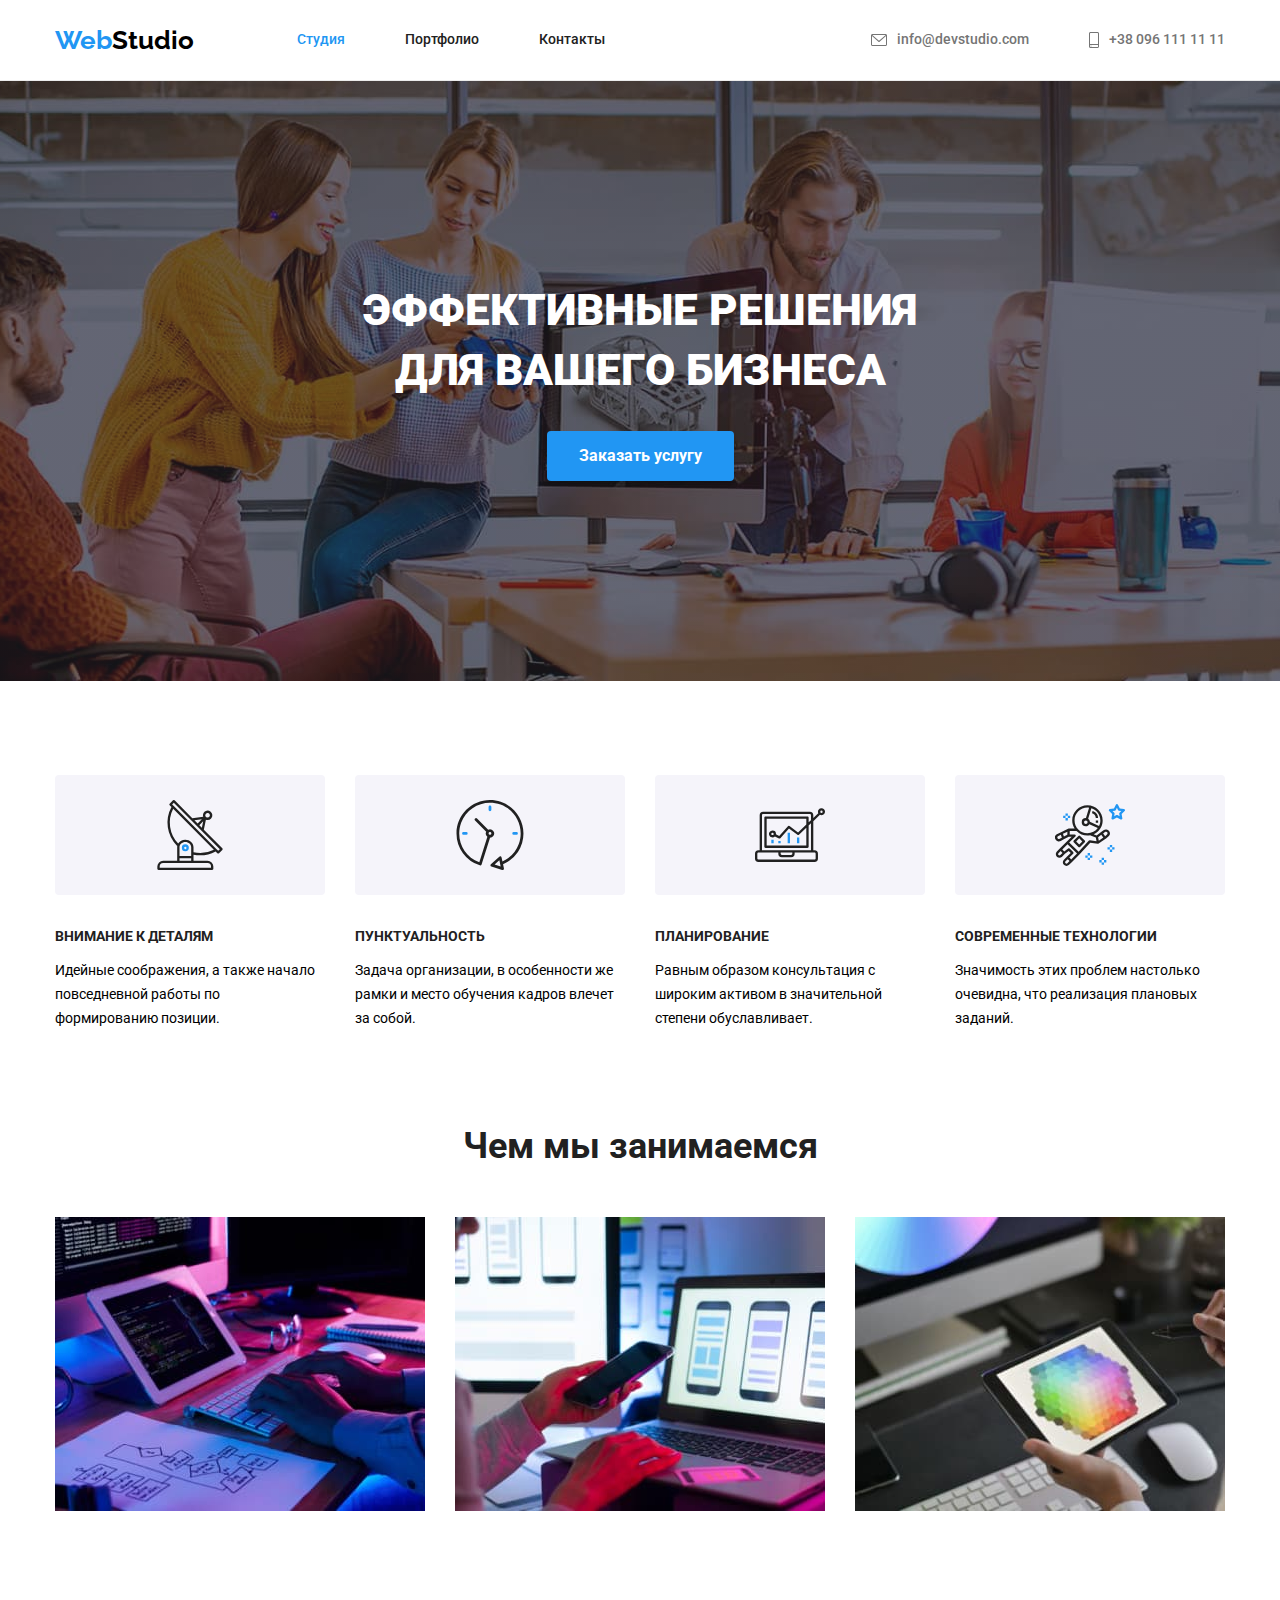
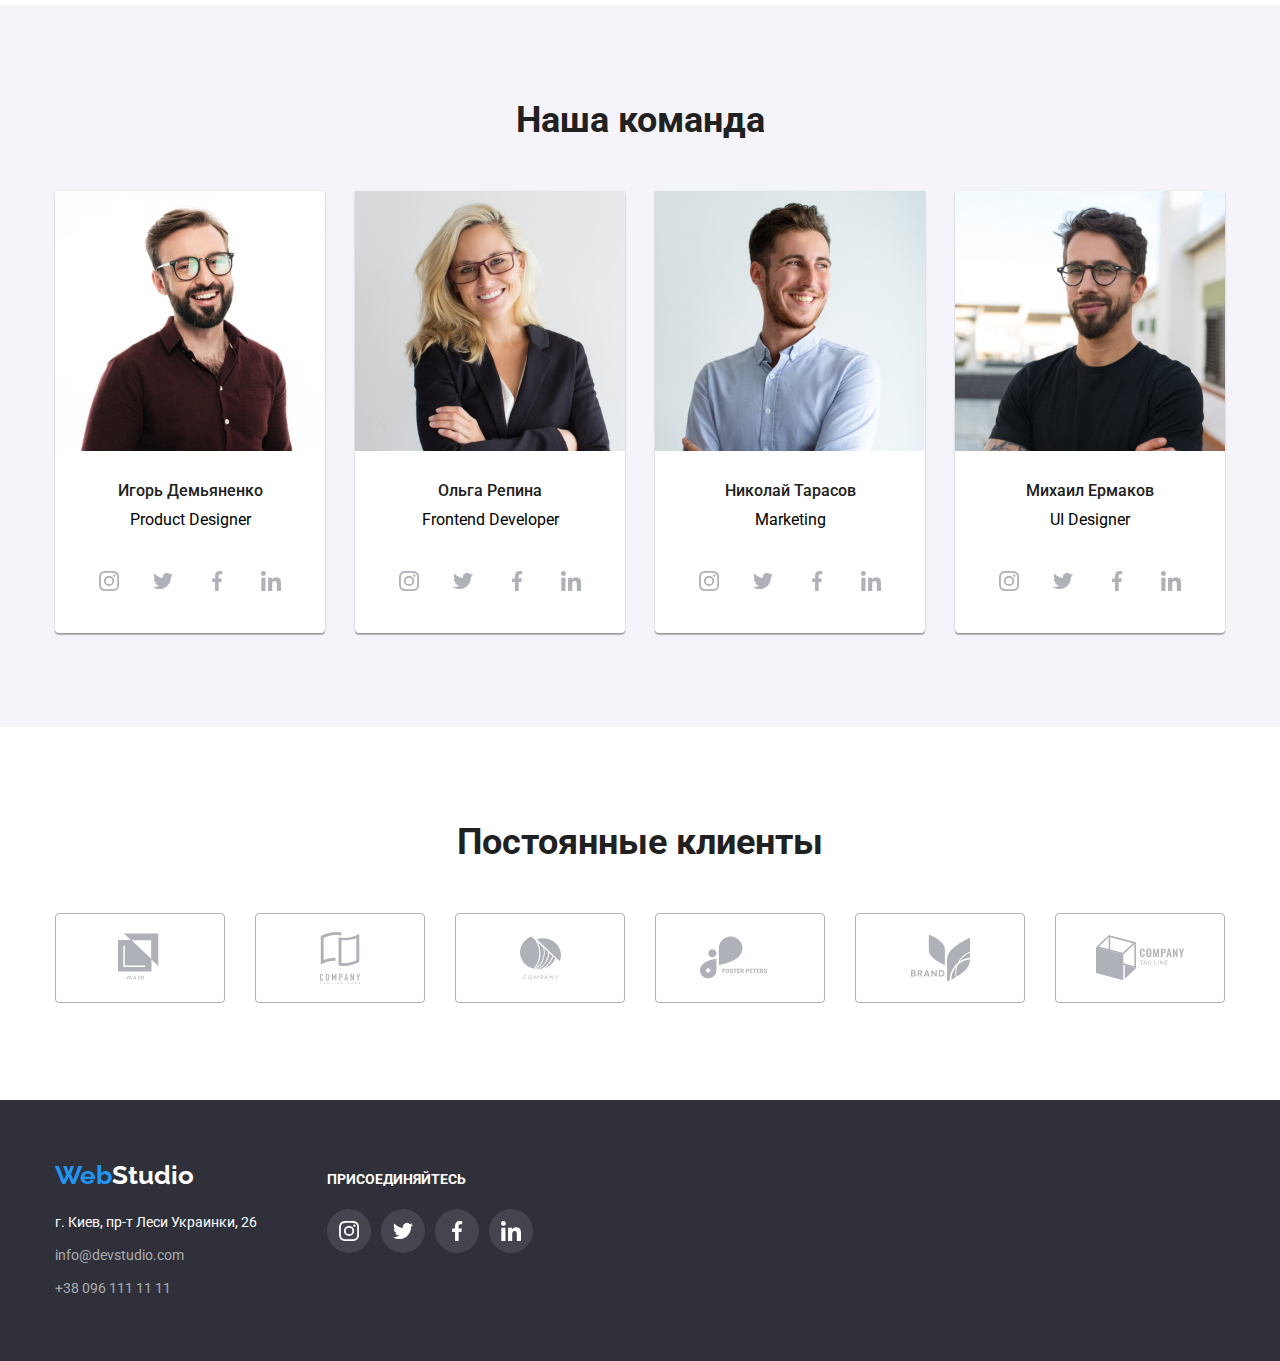
<file: index.html>
<!DOCTYPE html>
<html lang="ru">
  <head>
    <meta charset="UTF-8" />
    <meta
      name="viewport"
      content="width=device-width, initial-scale=1, maximum-scale=1, user-scalable=no"
    />
    <!-- <meta name="viewport" content="width=device-width, initial-scale=1.0" /> -->
    <title>WebStudio</title>
    <link rel="preconnect" href="https://fonts.gstatic.com" />
    <link
      href="https://fonts.googleapis.com/css2?family=Oleo+Script:wght@400;700&family=Raleway:wght@700&family=Roboto:wght@400;500;700;900&display=swap"
      rel="stylesheet"
    />
    <link
      rel="stylesheet"
      href="https://cdnjs.cloudflare.com/ajax/libs/modern-normalize/1.0.0/modern-normalize.css"
    />
    <link rel="stylesheet" href="./css/styles.css" />
    <link rel="stylesheet" href="./css/main.css" />
  </head>
  <body>
    <header class="header">
      <div class="header-contenier">
        <nav class="nav-section">
          <a href="#" class="logo">Web<span class="black">Studio</span></a>
          <ul class="site-nav list">
            <li class="item">
              <a href="#" class="link-nav link curent">Студия</a>
            </li>
            <li class="item">
              <a href="./portfolio.html" class="link-nav link">Портфолио</a>
            </li>
            <li class="item">
              <a href="#" class="link-nav link">Контакты</a>
            </li>
          </ul>
        </nav>
        <ul class="contact-list list">
          <li class="item icon-item">
            <a href="mailto:info@devstudio.com" class="contact link"
              ><svg class="icon-contact" width="16" height="12">
                <use href="./images/sprite.svg#envelope"></use>
              </svg>
              info@devstudio.com</a
            >
          </li>
          <li class="item icon-item">
            <a href="tel:+380961111111" class="contact link"
              ><svg
                class="icon-contact contact-smartphon"
                width="10"
                height="16"
              >
                <use href="./images/sprite.svg#smartphone"></use>
              </svg>
              +38 096 111 11 11</a
            >
          </li>
        </ul>
      </div>
    </header>
    <main>
      <!-- герой -->
      <section class="section hero overlay">
        <div class="contanier hero-contenier">
          <h1 class="hero-title">
            эффективные решения<br />
            для вашего бизнеса
          </h1>

          <a href="#" class="button">Заказать услугу</a>
        </div>
      </section>

      <!-- наши приимущества -->
      <section class="section">
        <h2 class="title-section visually-hidden">наши приимущества</h2>
        <div class="contanier">
          <ul class="list-section list">
            <li class="list-text">
              <div class="icon">
                <svg class="icon-antenna" width="70" ,heigth="70">
                  <use href="./images/sprite.svg#satellite"></use>
                </svg>
              </div>
              <h3 class="subtitle">Внимание к деталям</h3>
              <p class="text">
                Идейные соображения, а также начало повседневной работы по
                формированию позиции.
              </p>
            </li>
            <li class="list-text">
              <div class="icon">
                <svg class="icon-clock" width="70" ,heigth="70">
                  <use href="./images/sprite.svg#clock"></use>
                </svg>
              </div>
              <h3 class="subtitle">Пунктуальность</h3>
              <p class="text">
                Задача организации, в особенности же рамки и место обучения
                кадров влечет за собой.
              </p>
            </li>
            <li class="list-text">
              <div class="icon">
                <svg class="icon-diagram" width="70" ,heigth="70">
                  <use href="./images/sprite.svg#diagram"></use>
                </svg>
              </div>
              <h3 class="subtitle">Планирование</h3>
              <p class="text">
                Равным образом консультация с широким активом в значительной
                степени обуславливает.
              </p>
            </li>
            <li class="list-text">
              <div class="icon">
                <svg class="icon-astronaut" width="70" ,heigth="70">
                  <use href="./images/sprite.svg#astronaut"></use>
                </svg>
              </div>
              <h3 class="subtitle">Современные технологии</h3>
              <p class="text">
                Значимость этих проблем настолько очевидна, что реализация
                плановых заданий.
              </p>
            </li>
          </ul>
        </div>
      </section>

      <!-- чем мы занимаемся -->
      <section class="section-work">
        <div class="contanier">
          <h2 class="title-section">Чем мы занимаемся</h2>
          <ul class="work-list list">
            <li class="work-photo">
              <img src="./images/box1.jpg" alt="Разработка" />
            </li>
            <li class="work-photo">
              <img src="./images/box2.jpg" alt="Маркетинг" />
            </li>
            <li class="work-photo">
              <img src="./images/box3.jpg" alt="Дизайн" />
            </li>
          </ul>
        </div>
      </section>

      <!-- Наша команда -->
      <section class="section section-team">
        <div class="contanier">
          <h2 class="title-section">Наша команда</h2>
          <ul class="team-list list">
            <li class="team-photo">
              <img
                src="./images/img1.jpg"
                alt="Игорь Демьяненко"
                width="270px;"
              />

              <h3 class="title">Игорь Демьяненко</h3>
              <p class="text-team">Product Designer</p>
              <div class="social">
                <a href="http://" class="icon-social">
                  <svg class="icon-team" width="20" ,heigth="20">
                    <use href="./images/sprite.svg#instagram"></use>
                  </svg>
                </a>
                <a href="http://" class="icon-social">
                  <svg class="icon-team" width="20" ,heigth="20">
                    <use href="./images/sprite.svg#twitter"></use>
                  </svg>
                </a>
                <a href="http://" class="icon-social">
                  <svg class="icon-team" width="20" ,heigth="20">
                    <use href="./images/sprite.svg#facebook"></use>
                  </svg>
                </a>
                <a href="http://" class="icon-social">
                  <svg class="icon-team" width="20" ,heigth="20">
                    <use href="./images/sprite.svg#linkedin"></use>
                  </svg>
                </a>
              </div>
            </li>
            <li class="team-photo">
              <img src="./images/img2.jpg" alt="Ольга Репина" width="270px;" />
              <h3 class="title">Ольга Репина</h3>
              <p class="text-team">Frontend Developer</p>
              <div class="social">
                <a href="http://" class="icon-social">
                  <svg class="icon-team" width="20" ,heigth="20">
                    <use href="./images/sprite.svg#instagram"></use>
                  </svg>
                </a>
                <a href="http://" class="icon-social">
                  <svg class="icon-team" width="20" ,heigth="20">
                    <use href="./images/sprite.svg#twitter"></use>
                  </svg>
                </a>
                <a href="http://" class="icon-social">
                  <svg class="icon-team" width="20" ,heigth="20">
                    <use href="./images/sprite.svg#facebook"></use>
                  </svg>
                </a>
                <a href="http://" class="icon-social">
                  <svg class="icon-team" width="20" ,heigth="20">
                    <use href="./images/sprite.svg#linkedin"></use>
                  </svg>
                </a>
              </div>
            </li>
            <li class="team-photo">
              <img
                src="./images/img3.jpg"
                alt="Николай Тарасов"
                width="270px;"
              />
              <h3 class="title">Николай Тарасов</h3>
              <p class="text-team">Marketing</p>
              <div class="social">
                <a href="http://" class="icon-social">
                  <svg class="icon-team" width="20" ,heigth="20">
                    <use href="./images/sprite.svg#instagram"></use>
                  </svg>
                </a>
                <a href="http://" class="icon-social">
                  <svg class="icon-team" width="20" ,heigth="20">
                    <use href="./images/sprite.svg#twitter"></use>
                  </svg>
                </a>
                <a href="http://" class="icon-social">
                  <svg class="icon-team" width="20" ,heigth="20">
                    <use href="./images/sprite.svg#facebook"></use>
                  </svg>
                </a>
                <a href="http://" class="icon-social">
                  <svg class="icon-team" width="20" ,heigth="20">
                    <use href="./images/sprite.svg#linkedin"></use>
                  </svg>
                </a>
              </div>
            </li>
            <li class="team-photo">
              <img
                src="./images/img4.jpg"
                alt="Михаил Ермаков"
                width="270px;"
              />
              <h3 class="title">Михаил Ермаков</h3>
              <p class="text-team">UI Designer</p>
              <div class="social">
                <a href="http://" class="icon-social">
                  <svg class="icon-team" width="20" ,heigth="20">
                    <use href="./images/sprite.svg#instagram"></use>
                  </svg>
                </a>
                <a href="http://" class="icon-social">
                  <svg class="icon-team" width="20" ,heigth="20">
                    <use href="./images/sprite.svg#twitter"></use>
                  </svg>
                </a>
                <a href="http://" class="icon-social">
                  <svg class="icon-team" width="20" ,heigth="20">
                    <use href="./images/sprite.svg#facebook"></use>
                  </svg>
                </a>
                <a href="http://" class="icon-social">
                  <svg class="icon-team" width="20" ,heigth="20">
                    <use href="./images/sprite.svg#linkedin"></use>
                  </svg>
                </a>
              </div>
            </li>
          </ul>
        </div>
      </section>
      <section class="section">
        <div class="contanier">
          <h2 class="title-section">Постоянные клиенты</h2>
          <ul class="list-clients">
            <li class="clients list">
              <a class="linc-clients" href="http://">
                <svg class="icon-logo" width="44.27" ,heigth="49.23">
                  <use href="./images/sprite.svg#logo_1"></use>
                </svg>
              </a>
            </li>
            <li class="clients list">
              <a class="linc-clients" href="http://">
                <svg class="icon-logo" width="40" ,heigth="52">
                  <use href="./images/sprite.svg#logo_2"></use>
                </svg>
              </a>
            </li>
            <li class="clients list">
              <a class="linc-clients" href="http://">
                <svg class="icon-logo" width="41" ,heigth="42.6">
                  <use href="./images/sprite.svg#logo_3"></use>
                </svg>
              </a>
            </li>
            <li class="clients list">
              <a class="linc-clients" href="http://">
                <svg class="icon-logo" width="79.66" ,heigth="42.02">
                  <use href="./images/sprite.svg#logo_4"></use>
                </svg>
              </a>
            </li>
            <li class="clients list">
              <a class="linc-clients" href="http://">
                <svg class="icon-logo" width="59" ,heigth="47">
                  <use href="./images/sprite.svg#logo_5"></use>
                </svg>
              </a>
            </li>
            <li class="clients list">
              <a class="linc-clients" href="http://">
                <svg class="icon-logo" width="88.48" ,heigth="44.44">
                  <use href="./images/sprite.svg#logo_6"></use>
                </svg>
              </a>
            </li>
          </ul>
        </div>
      </section>
    </main>
    <footer class="section footer-section">
      <div class="contanier footer-contanier">
        <div class="address-footer">
          <a href="#" class="logo">Web<span class="white">Studio</span></a>
          <address class="blok-address">
            <a href="#" class="address">г. Киев, пр-т Леси Украинки, 26</a>
          </address>
          <ul class="list">
            <li class="list-contacts">
              <a href="mailto:info@devstudio.com" class="contacts"
                >info@devstudio.com</a
              >
            </li>
            <li class="list-contacts">
              <a href="tel:+380961111111" class="contacts">+38 096 111 11 11</a>
            </li>
          </ul>
        </div>
        <div class="media">
          <b class="text-media">присоединяйтесь</b>
          <ul class="media-list">
            <li class="list-media list">
              <a href="http://" class="icon-media">
                <svg class="icon-instagram" width="20" ,heigth="20">
                  <use href="./images/sprite.svg#instagram"></use>
                </svg>
              </a>
            </li>
            <li class="list-media list">
              <a href="http://" class="icon-media">
                <svg class="icon-twitter" width="20" ,heigth="20">
                  <use href="./images/sprite.svg#twitter"></use>
                </svg>
              </a>
            </li>
            <li class="list-media list">
              <a href="http://" class="icon-media">
                <svg class="icon-facebook" width="20" ,heigth="20">
                  <use href="./images/sprite.svg#facebook"></use>
                </svg>
              </a>
            </li>
            <li class="list-media list">
              <a href="http://" class="icon-media">
                <svg class="icon-linkedin" width="20" ,heigth="20">
                  <use href="./images/sprite.svg#linkedin"></use>
                </svg>
              </a>
            </li>
          </ul>
        </div>
      </div>
    </footer>
  </body>
</html>
</file>
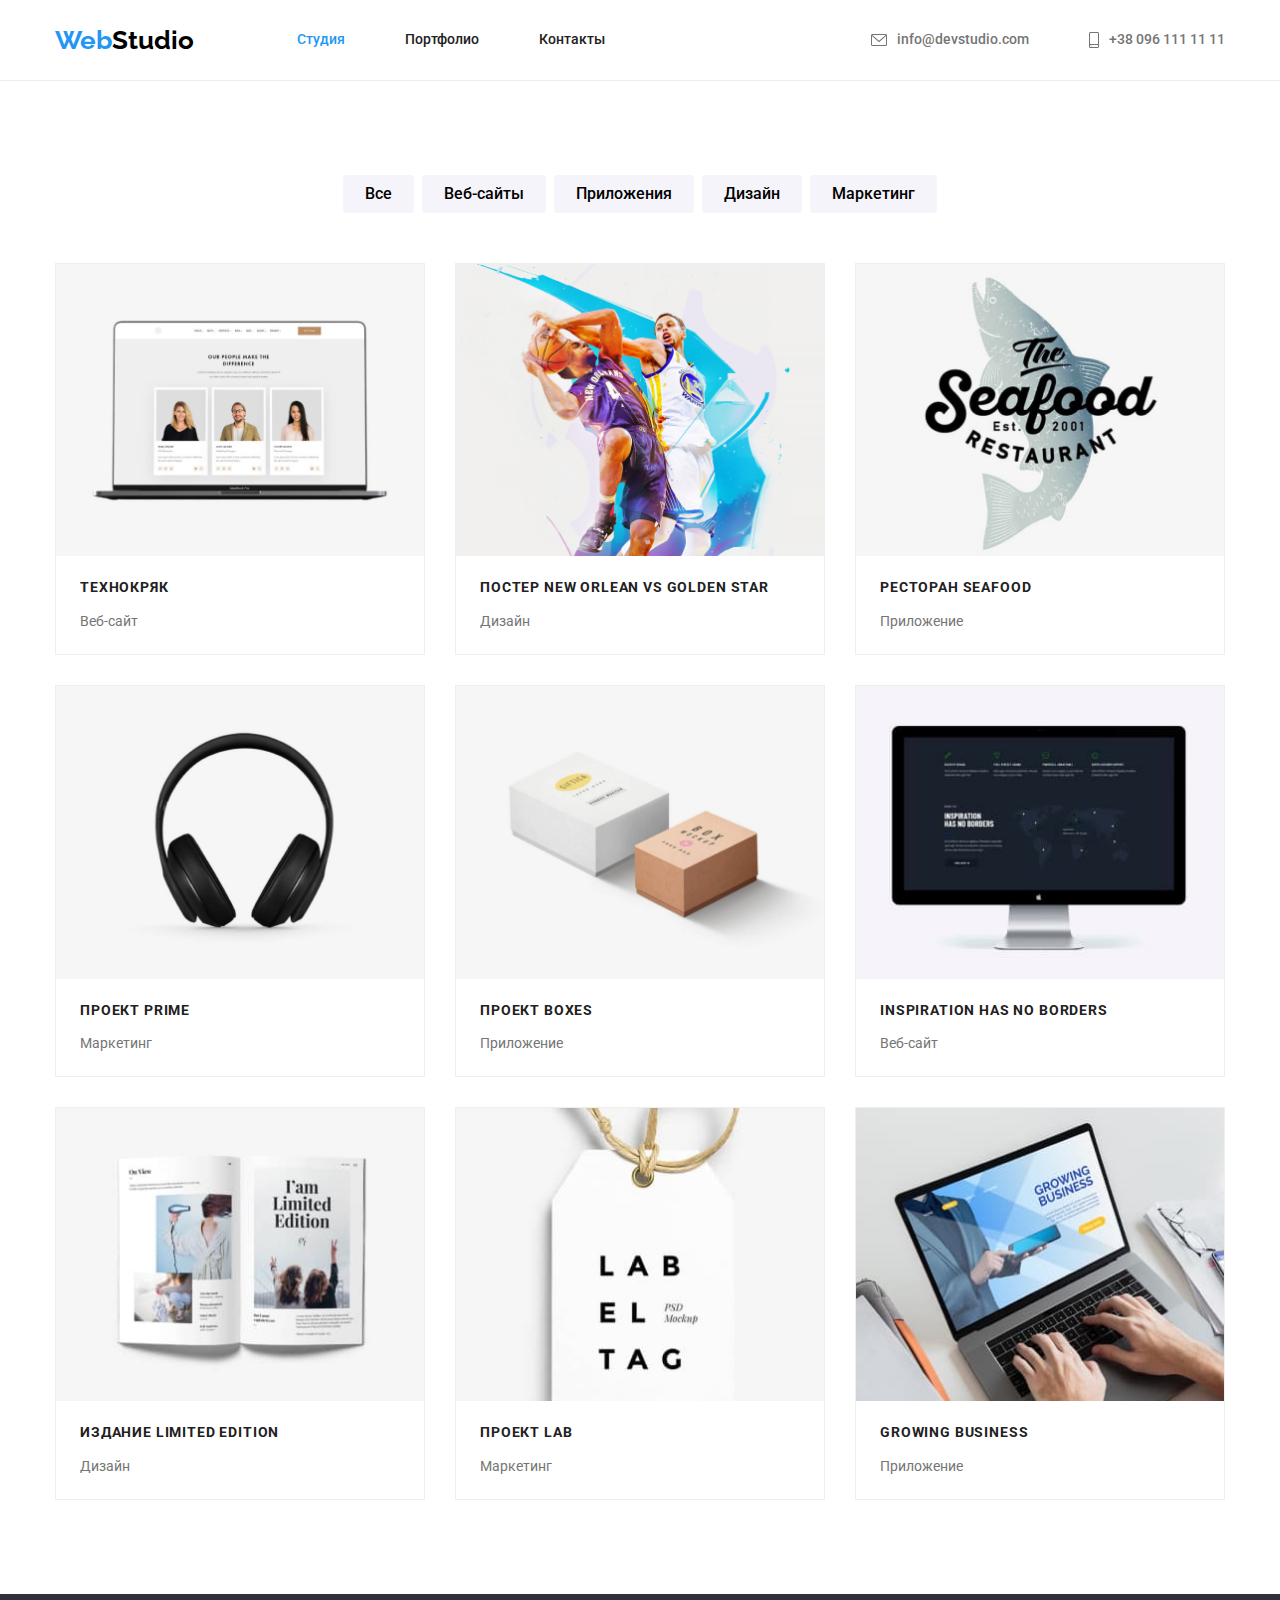
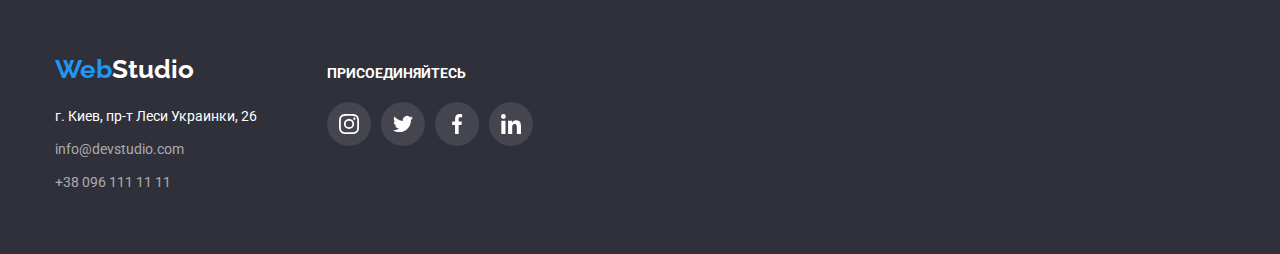
<file: portfolio.html>
<!DOCTYPE html>
<html lang="ru">
  <head>
    <meta charset="UTF-8" />
    <meta http-equiv="X-UA-Compatible" content="IE=edge" />
    <meta name="viewport" content="width=device-width, initial-scale=1.0" />
    <title>Portfolio</title>
    <link rel="preconnect" href="https://fonts.gstatic.com" />
    <link
      href="https://fonts.googleapis.com/css2?family=Oleo+Script:wght@400;700&family=Raleway:wght@700&family=Roboto:wght@400;500;700;900&display=swap"
      rel="stylesheet"
    />
    <link
      rel="stylesheet"
      href="https://cdnjs.cloudflare.com/ajax/libs/modern-normalize/1.0.0/modern-normalize.css"
    />
    <link rel="stylesheet" href="./css/styles.css" />
    <link rel="stylesheet" href="./css/portfolio.css" />
    <link rel="stylesheet" href="./css/main.css" />
  </head>
  <body>
    <header class="header">
      <div class="header-contenier">
        <nav class="nav-section">
          <a href="#" class="logo">Web<span class="black">Studio</span></a>
          <ul class="site-nav list">
            <li class="item">
              <a href="./index.html" class="link-nav link curent">Студия</a>
            </li>
            <li class="item">
              <a href="./portfolio.html" class="link-nav link">Портфолио</a>
            </li>
            <li class="item">
              <a href="#" class="link-nav link">Контакты</a>
            </li>
          </ul>
        </nav>
        <ul class="contact-list list">
          <li class="item icon-item">
            <a href="mailto:info@devstudio.com" class="contact link"
              ><svg class="icon-contact" width="16" height="12">
                <use href="./images/sprite.svg#envelope"></use>
              </svg>
              info@devstudio.com</a
            >
          </li>
          <li class="item icon-item">
            <a href="tel:+380961111111" class="contact link"
              ><svg
                class="icon-contact contact-smartphon"
                width="10"
                height="16"
              >
                <use href="./images/sprite.svg#smartphone"></use>
              </svg>
              +38 096 111 11 11</a
            >
          </li>
        </ul>
      </div>
    </header>
    <main>
      <section class="portfolio-section">
        <div class="portfolio-contenier">
          <h2 class="visually-hidden">наше портфолио</h2>
          <ul class="button-filter list">
            <li class="button-list">
              <button class="filter">Все</button>
            </li>
            <li class="button-list">
              <button class="filter">Веб-сайты</button>
            </li>
            <li class="button-list">
              <button class="filter">Приложения</button>
            </li>
            <li class="button-list">
              <button class="filter">Дизайн</button>
            </li>
            <li class="button-list">
              <button class="filter">Маркетинг</button>
            </li>
          </ul>
          <ul class="portfolio-list list">
            <li class="card-list">
              <img src="./images/portfolio/img-1.jpg" alt="Технокряк" />
              <div class="content">
                <h3 class="subtitle">Технокряк</h3>
                <p class="text">Веб-сайт</p>
              </div>
            </li>
            <li class="card-list">
              <img
                src="./images/portfolio/img-2.jpg"
                alt="Постер New Orlean vs Golden Star"
              />
              <div class="content">
                <h3 class="subtitle">Постер New Orlean vs Golden Star</h3>
                <p class="text">Дизайн</p>
              </div>
            </li>
            <li class="card-list">
              <img src="./images/portfolio/img-3.jpg" alt="Ресторан Seafood" />
              <div class="content">
                <h3 class="subtitle">Ресторан Seafood</h3>
                <p class="text">Приложение</p>
              </div>
            </li>
            <li class="card-list">
              <img src="./images/portfolio/img-4.jpg" alt="Проект Prime" />
              <div class="content">
                <h3 class="subtitle">Проект Prime</h3>
                <p class="text">Маркетинг</p>
              </div>
            </li>
            <li class="card-list">
              <img src="./images/portfolio/img-5.jpg" alt="Проект Boxes" />
              <div class="content">
                <h3 class="subtitle">Проект Boxes</h3>
                <p class="text">Приложение</p>
              </div>
            </li>
            <li class="card-list">
              <img
                src="./images/portfolio/img-6.jpg"
                alt="Inspiration has no Borders"
              />
              <div class="content">
                <h3 class="subtitle">Inspiration has no Borders</h3>
                <p class="text">Веб-сайт</p>
              </div>
            </li>
            <li class="card-list">
              <img
                src="./images/portfolio/img-7.jpg"
                alt="Издание Limited Edition"
              />
              <div class="content">
                <h3 class="subtitle">Издание Limited Edition</h3>
                <p class="text">Дизайн</p>
              </div>
            </li>
            <li class="card-list">
              <img src="./images/portfolio/img-8.jpg" alt="Проект LAB" />
              <div class="content">
                <h3 class="subtitle">Проект LAB</h3>
                <p class="text">Маркетинг</p>
              </div>
            </li>
            <li class="card-list">
              <img src="./images/portfolio/img-9.jpg" alt="Growing Business" />
              <div class="content">
                <h3 class="subtitle">Growing Business</h3>
                <p class="text">Приложение</p>
              </div>
            </li>
          </ul>
        </div>
      </section>
    </main>
    <footer class="section footer-section">
      <div class="contanier footer-contanier">
        <div class="address-footer">
          <a href="#" class="logo">Web<span class="white">Studio</span></a>
          <address class="blok-address">
            <a href="#" class="address">г. Киев, пр-т Леси Украинки, 26</a>
          </address>
          <ul class="list">
            <li class="list-contacts">
              <a href="mailto:info@devstudio.com" class="contacts"
                >info@devstudio.com</a
              >
            </li>
            <li class="list-contacts">
              <a href="tel:+380961111111" class="contacts">+38 096 111 11 11</a>
            </li>
          </ul>
        </div>
        <div class="media">
          <b class="text-media">присоединяйтесь</b>
          <ul class="media-list">
            <li class="list-media list">
              <a href="http://" class="icon-media">
                <svg class="icon-instagram" width="20" ,heigth="20">
                  <use href="./images/sprite.svg#instagram"></use>
                </svg>
              </a>
            </li>
            <li class="list-media list">
              <a href="http://" class="icon-media">
                <svg class="icon-twitter" width="20" ,heigth="20">
                  <use href="./images/sprite.svg#twitter"></use>
                </svg>
              </a>
            </li>
            <li class="list-media list">
              <a href="http://" class="icon-media">
                <svg class="icon-facebook" width="20" ,heigth="20">
                  <use href="./images/sprite.svg#facebook"></use>
                </svg>
              </a>
            </li>
            <li class="list-media list">
              <a href="http://" class="icon-media">
                <svg class="icon-linkedin" width="20" ,heigth="20">
                  <use href="./images/sprite.svg#linkedin"></use>
                </svg>
              </a>
            </li>
          </ul>
        </div>
      </div>
    </footer>
  </body>
</html>
</file>
<file: css/styles.css>
/* Переменные */
:root {
  --background-color-header: #ffffff;
  --background-color-main: #e5e5e5;
  --background-color-tiam: #f5f4fa;
  --background-color-footer: #2f303a;

  --color-logo: #2196f3;
  --color-accent: #2196f3;
  --color-text-h: #212121;
  --color-text-p: #757575;
  --color-text-hero: #ffffff;
  --color-text-mail: rgba(255, 255, 255, 0.6);
}

body {
  text-decoration: none;
}

/* утилиты */
.list {
  list-style: none;
}

h1,
h2,
h3,
p,
a,
li,
ul {
  padding: 0;
  margin: 0;
}

img {
  display: block;
  max-width: 100%;
  height: auto;
}

/* скрытый заголовок */
.visually-hidden {
  position: absolute;
  width: 1px;
  height: 1px;
  margin: -1px;
  border: 0;
  padding: 0;
  clip: rect(0 0 0 0);
  overflow: hidden;
}

.section {
  padding-top: 94px;
  padding-bottom: 94px;
  /* outline: 2px solid tomato; */
}

.contanier {
  margin-left: auto;
  margin-right: auto;
  padding-left: 15px;
  padding-right: 15px;
  width: 1200px;
  /* outline: 2px solid tomato; */
}

.button {
  display: inline-block;

  padding-top: 10px;
  padding-bottom: 10px;
  padding-left: 32px;
  padding-right: 32px;

  background-color: var(--color-accent);
  text-decoration: none;

  font-family: Roboto;
  font-style: normal;
  font-weight: bold;
  font-size: 16px;
  line-height: 1.87;

  text-align: center;

  color: #ffffff;
  box-shadow: 0px 4px 4px rgba(0, 0, 0, 0.15);
  border-radius: 4px;
}

/* Шапка сайта */
.header {
  background-color: var(--background-color-header);
  border-bottom: 1px solid #ececec;
}

.header-contenier {
  display: flex;
  width: 1200px;
  margin: auto;
  padding-left: 15px;
  padding-right: 15px;
  justify-content: space-between;
  align-items: center;
}

.icon-item {
  display: flex;
  align-items: center;
}

.link {
  color: var(--color-text-h);
  text-decoration: none;
  margin-left: 10px;
}

.icon-contact {
  margin-right: 10px;
  fill: #757575;
}

.link:hover,
.link:focus {
  color: var(--color-accent);
}

.link:hover .icon-contact,
.link:focus .icon-contact {
  fill: var(--color-accent);
}

.contact-list {
  display: flex;
}

.contact-list .item + .item {
  margin-left: 50px;
}

.contact {
  display: flex;
  align-items: center;
  color: var(--color-text-p);
  font-family: Roboto;
  font-style: normal;
  font-weight: 500;
  font-size: 14px;
  line-height: 1.14;
}

.nav-section {
  display: flex;
  justify-content: space-between;
  align-items: center;
}

.site-nav {
  display: flex;
}

.site-nav .curent {
  color: var(--color-accent);
}

.nav-list .item {
  display: block;
  padding-top: 32px;
  padding-bottom: 32px;
}

.site-nav .item + .item {
  margin-left: 50px;
}

.link-nav {
  display: block;
  padding-top: 32px;
  padding-bottom: 32px;
  font-family: -apple-system, BlinkMacSystemFont, "Segoe UI", Roboto, Oxygen,
    Ubuntu, Cantarell, "Open Sans", "Helvetica Neue", sans-serif;
  font-style: normal;
  font-weight: 500;
  font-size: 14px;
  line-height: 1.14;
}

/* стилизация логотипа */
.logo {
  display: block;
  font-family: Raleway;
  font-style: normal;
  font-weight: bold;
  font-size: 26px;
  line-height: 1.19;

  color: var(--color-logo);
  text-decoration: none;
}

.black {
  color: black;
  margin-right: 93px;
}

.white {
  color: #ffffff;
}

/* подвал сайта */
.footer-section {
  display: flex;
  justify-content: flex-start;
  background-color: var(--background-color-footer);
  padding-top: 60px;
  padding-bottom: 60px;
}

.footer-contanier {
  display: flex;
  align-items: baseline;
}

.address {
  margin-top: 20px;
  text-decoration: none;
  font-family: Roboto;
  font-style: normal;
  font-weight: normal;
  font-size: 14px;
  line-height: 1.71;
  color: #ffffff;
}

.blok-address {
  margin-top: 20px;
}

.contacts {
  text-decoration: none;
  font-family: Roboto;
  font-style: normal;
  font-weight: normal;
  font-size: 14px;
  line-height: 1.71;

  color: var(--color-text-mail);
}

.list-contacts {
  margin-top: 9px;
}
</file>
<file: css/main.css>
/* секция герой */
.hero {
  max-width: 1600px;
  height: 600px;
  margin-left: auto;
  margin-right: auto;
  padding: 0;
  background-image: linear-gradient(
      to right,
      rgba(47, 48, 58, 0.4),
      rgba(47, 48, 58, 0.4)
    ),
    url("../images/Img-hero.jpg");
  background-repeat: no-repeat;
  background-position: center;
  background-size: cover;
}

.overlay {
}

.hero-contenier {
  padding-top: 200px;
  padding-bottom: 200px;
  text-align: center;
}

.hero-title {
  margin-bottom: 30px;
  font-family: Roboto;
  font-style: normal;
  font-weight: 900;
  font-size: 44px;
  line-height: 1.36;

  text-align: center;
  text-transform: uppercase;

  color: #ffffff;
}

/* оформление секций */
.contanier .list-section {
  display: flex;
  justify-content: center;
}

.icon {
  display: inline-flex;
  height: 120px;
  width: 270px;
  margin-bottom: 30px;
  background-color: #f5f4fa;
  justify-content: center;
  border-radius: 4px;
}

.icon-logo {
  fill: #afb1b8;
}

.icon-logo:hover,
.icon-logo:focus {
  fill: #2196f3;
}

.social {
  display: flex;
  justify-content: center;
}

.icon-social {
  display: inline-flex;
  margin-bottom: 30px;
  width: 44px;
  height: 44px;
  fill: #afb1b8;
  justify-content: center;
  border-radius: 50%;
}

.team-list .icon-social + .icon-social {
  margin-left: 10px;
}

.icon-social:hover,
.icon-social:focus {
  background-color: var(--color-accent);
}

.icon-social:hover .icon-team,
.icon-social:focus .icon-team {
  fill: #ffffff;
}

.list-section .list-text + .list-text {
  margin-left: 30px;
}

.work-list {
  display: flex;
  justify-content: center;
}

.subtitle {
  margin-bottom: 10px;
  font-family: Roboto;
  font-style: normal;
  font-weight: bold;
  font-size: 14px;
  line-height: 1.71;

  text-transform: uppercase;

  color: var(--color-text-h);
}

.text {
  font-family: Roboto;
  font-style: normal;
  font-weight: normal;
  font-size: 14px;
  line-height: 1.71;
}

.title-section {
  margin-bottom: 50px;
  font-family: Roboto;
  font-style: normal;
  font-weight: bold;
  font-size: 36px;
  line-height: 1.17;
  text-align: center;
  color: var(--color-text-h);
}

.work-list .work-photo + .work-photo {
  margin-left: 30px;
}

.title {
  margin-top: 30px;
  font-family: Roboto;
  font-style: normal;
  font-weight: 500;
  font-size: 16px;
  line-height: 1.187;
  text-align: center;

  color: var(--color-text-h);
}

.text-team {
  margin-top: 10px;
  margin-bottom: 30px;
  font-family: Roboto;
  font-style: normal;
  font-weight: normal;
  font-size: 16px;
  line-height: 1.187;
  text-align: center;
}

.section-work {
  padding-bottom: 94px;
}

.section-team {
  background-color: var(--background-color-tiam);
}

.team-list {
  display: flex;
  justify-content: center;
}

.team-photo {
  background-color: #ffffff;
  box-shadow: 0px 1px 3px rgba(0, 0, 0, 0.12), 0px 1px 1px rgba(0, 0, 0, 0.14),
    0px 2px 1px rgba(0, 0, 0, 0.2);
  border-radius: 0px 0px 4px 4px;
}

.team-list .team-photo + .team-photo {
  margin-left: 30px;
}

.list-clients {
  display: flex;
}

.linc-clients {
  display: inline-flex;
  width: 170px;
  height: 90px;
  justify-content: center;
  border-radius: 4px;
  border: 1px solid #afb1b8;
  outline: none;
}

.list-clients .clients + .clients {
  margin-left: 30px;
}

.linc-clients:hover,
.linc-clients:focus {
  border: 1px solid var(--color-accent);
}

.linc-clients:hover .icon-logo,
.linc-clients:focus .icon-logo {
  fill: var(--color-accent);
}

.icon-media {
  display: inline-flex;
  margin-top: 20px;
  width: 44px;
  height: 44px;
  background: rgba(255, 255, 255, 0.1);
  fill: #ffffff;
  justify-content: center;
  border-radius: 50%;
}

.media-list > .list-media + .list-media {
  margin-left: 10px;
}

.icon-media:hover,
.icon-media:focus {
  background-color: var(--color-accent);
  fill: #ffffff;
}

.media {
  margin-left: 70px;
}

.text-media {
  font-family: Roboto;
  font-style: normal;
  font-weight: bold;
  font-size: 14px;
  line-height: 1.14;
  text-transform: uppercase;
  color: #ffffff;
}

.media-list {
  display: flex;
}
</file>
<file: css/portfolio.css>
.portfolio-section {
  padding-top: 94px;
  padding-bottom: 94px;
}

.portfolio-contenier {
  display: block;
  width: 1200px;
  margin-left: auto;
  margin-right: auto;
  padding-left: 15px;
  padding-right: 15px;
}

.button-filter {
  display: flex;
  justify-content: center;
  margin-bottom: 50px;
}

.portfolio-list {
  display: flex;
  flex-wrap: wrap;
  flex-basis: calc(100% / 3 - 30px);
  margin-left: -30px;
  margin-top: -30px;
}

.card-list {
  border: 1px solid #eeeeee;
  margin-left: 30px;
  margin-top: 30px;
  width: 370px;
}

.card-list:hover {
  box-shadow: 0px 1px 1px rgba(0, 0, 0, 0.12), 0px 4px 4px rgba(0, 0, 0, 0.06),
    1px 4px 6px rgba(0, 0, 0, 0.16);
}

.subtitle {
  margin-bottom: 4px;
  font-family: Roboto;
  font-style: normal;
  font-weight: bold;
  font-size: 18px;
  line-height: 2;

  letter-spacing: 0.06em;

  color: #212121;
}

.content {
  padding-top: 20px;
  padding-bottom: 20px;
  padding-left: 24px;
  padding-right: 24px;
}

.text {
  font-family: Roboto;
  font-style: normal;
  font-weight: normal;
  font-size: 16px;
  line-height: 1.87;
  color: #757575;
}

.button-filter .button-list + .button-list {
  margin-left: 8px;
}

.filter {
  padding-top: 6px;
  padding-bottom: 6px;
  padding-left: 22px;
  padding-right: 22px;

  font-family: Roboto;
  font-style: normal;
  font-weight: 500;
  font-size: 16px;
  line-height: 1.62;

  text-align: center;

  background-color: #f5f4fa;
  border-radius: 4px;
  border: none;
}

.filter:hover,
.filter:focus {
  color: #ffffff;
  background-color: var(--color-accent);
  box-shadow: 0px 3px 1px rgba(0, 0, 0, 0.1), 0px 1px 2px rgba(0, 0, 0, 0.08),
    0px 2px 2px rgba(0, 0, 0, 0.12);
}
</file>
